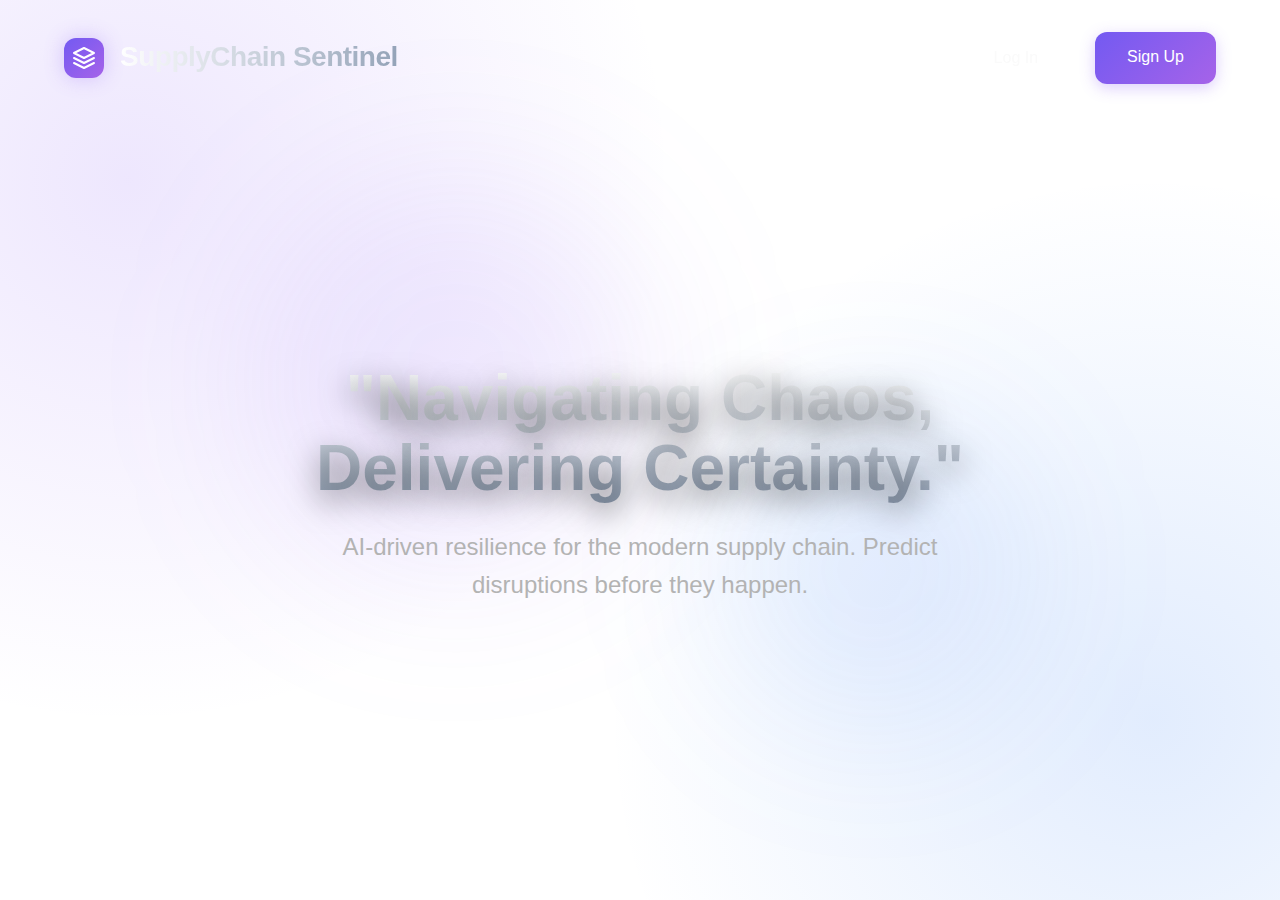
<file: public/index.html>
<!DOCTYPE html>
<html lang="en">

<head>
    <meta charset="UTF-8">
    <meta name="viewport" content="width=device-width, initial-scale=1.0">
    <title>SupplyChain Sentinel | Intelligent Logistics</title>
    <link rel="preconnect" href="https://fonts.googleapis.com">
    <link rel="preconnect" href="https://fonts.gstatic.com" crossorigin>
    <link href="https://fonts.googleapis.com/css2?family=Outfit:wght@300;400;500;600;700&display=swap" rel="stylesheet">
    <link rel="stylesheet" href="styles.css">
    <style>
        /* Landing Page Specific Styles */
        body {
            background-color: var(--color-bg-dark);
            background-image:
                radial-gradient(circle at 10% 20%, rgba(139, 92, 246, 0.15) 0%, transparent 40%),
                radial-gradient(circle at 90% 80%, rgba(59, 130, 246, 0.15) 0%, transparent 40%);
            height: 100vh;
            overflow: hidden;
            display: flex;
            flex-direction: column;
        }

        .landing-header {
            display: flex;
            justify-content: space-between;
            align-items: center;
            padding: 2rem 4rem;
            width: 100%;
            z-index: 10;
        }

        .logo-container {
            display: flex;
            align-items: center;
            gap: 1rem;
        }

        .logo-icon {
            width: 40px;
            height: 40px;
            background: linear-gradient(135deg, var(--color-accent-primary), var(--color-accent-secondary));
            border-radius: 12px;
            display: flex;
            align-items: center;
            justify-content: center;
            box-shadow: 0 0 20px rgba(139, 92, 246, 0.3);
        }

        .logo-text {
            font-size: 1.75rem;
            font-weight: 700;
            background: linear-gradient(to right, #fff, #94a3b8);
            -webkit-background-clip: text;
            background-clip: text;
            -webkit-text-fill-color: transparent;
            letter-spacing: -0.5px;
        }

        .hero-quote {
            font-size: 4rem;
            font-weight: 700;
            line-height: 1.1;
            margin-bottom: 1.5rem;
            background: linear-gradient(180deg, #ffffff 0%, #94a3b8 100%);
            -webkit-background-clip: text;
            background-clip: text;
            -webkit-text-fill-color: transparent;
            text-shadow: 0 10px 30px rgba(0, 0, 0, 0.5);
            animation: fadeInUp 1s ease-out;
        }

        .auth-nav {
            display: flex;
            gap: 1.5rem;
        }

        .nav-link {
            padding: 0.75rem 2rem;
            border-radius: 12px;
            font-weight: 500;
            text-decoration: none;
            transition: all 0.3s ease;
            font-size: 1rem;
        }

        .nav-link.login {
            color: var(--color-text-primary);
            border: 1px solid rgba(255, 255, 255, 0.1);
            background: rgba(255, 255, 255, 0.05);
            backdrop-filter: blur(10px);
        }

        .nav-link.login:hover {
            background: rgba(255, 255, 255, 0.1);
            transform: translateY(-2px);
        }

        .nav-link.signup {
            background: linear-gradient(135deg, var(--color-accent-primary), var(--color-accent-secondary));
            color: white;
            box-shadow: 0 4px 15px rgba(139, 92, 246, 0.3);
        }

        .nav-link.signup:hover {
            transform: translateY(-2px);
            box-shadow: 0 8px 25px rgba(139, 92, 246, 0.4);
        }

        .hero-section {
            flex: 1;
            display: flex;
            flex-direction: column;
            justify-content: center;
            align-items: center;
            text-align: center;
            position: relative;
            padding: 0 2rem;
        }

        .hero-quote-container {
            max-width: 900px;
            margin-bottom: 3rem;
            position: relative;
        }

        .hero-quote-container::before {
            content: '"';
            font-family: serif;
            font-size: 12rem;
            position: absolute;
            top: -6rem;
            left: -4rem;
            color: rgba(255, 255, 255, 0.03);
            z-index: -1;
        }

        .hero-quote {
            font-size: 4rem;
            font-weight: 700;
            line-height: 1.1;
            margin-bottom: 1.5rem;
            background: linear-gradient(180deg, #ffffff 0%, #94a3b8 100%);
            -webkit-background-clip: text;
            -webkit-text-fill-color: transparent;
            text-shadow: 0 10px 30px rgba(0, 0, 0, 0.5);
            animation: fadeInUp 1s ease-out;
        }

        .hero-subtext {
            font-size: 1.5rem;
            color: var(--color-text-secondary);
            font-weight: 300;
            max-width: 600px;
            margin: 0 auto;
            animation: fadeInUp 1s ease-out 0.2s backwards;
        }

        .grid-overlay {
            position: absolute;
            top: 0;
            left: 0;
            width: 100%;
            height: 100%;
            background-image:
                linear-gradient(rgba(255, 255, 255, 0.03) 1px, transparent 1px),
                linear-gradient(90deg, rgba(255, 255, 255, 0.03) 1px, transparent 1px);
            background-size: 50px 50px;
            pointer-events: none;
            z-index: 0;
            mask-image: radial-gradient(circle at center, black 40%, transparent 80%);
        }

        .floating-orb {
            position: absolute;
            border-radius: 50%;
            filter: blur(80px);
            z-index: -1;
            animation: float 20s infinite ease-in-out;
        }

        .orb-1 {
            width: 400px;
            height: 400px;
            background: rgba(139, 92, 246, 0.1);
            top: 20%;
            left: 20%;
            animation-delay: 0s;
        }

        .orb-2 {
            width: 300px;
            height: 300px;
            background: rgba(59, 130, 246, 0.1);
            bottom: 20%;
            right: 20%;
            animation-delay: -5s;
        }

        @keyframes fadeInUp {
            from {
                opacity: 0;
                transform: translateY(30px);
            }

            to {
                opacity: 1;
                transform: translateY(0);
            }
        }

        @keyframes float {

            0%,
            100% {
                transform: translate(0, 0);
            }

            25% {
                transform: translate(20px, 20px);
            }

            50% {
                transform: translate(-20px, 40px);
            }

            75% {
                transform: translate(-40px, -20px);
            }
        }

        /* Responsive */
        @media (max-width: 768px) {
            .hero-quote {
                font-size: 2.5rem;
            }

            .landing-header {
                padding: 1.5rem;
            }

            .nav-link {
                padding: 0.5rem 1rem;
                font-size: 0.9rem;
            }
        }
    </style>
</head>

<body>
    <div class="grid-overlay"></div>
    <div class="floating-orb orb-1"></div>
    <div class="floating-orb orb-2"></div>

    <header class="landing-header">
        <div class="logo-container">
            <div class="logo-icon">
                <svg width="24" height="24" viewBox="0 0 24 24" fill="none" xmlns="http://www.w3.org/2000/svg">
                    <path d="M12 2L2 7L12 12L22 7L12 2Z" stroke="white" stroke-width="2" stroke-linecap="round"
                        stroke-linejoin="round" />
                    <path d="M2 17L12 22L22 17" stroke="white" stroke-width="2" stroke-linecap="round"
                        stroke-linejoin="round" />
                    <path d="M2 12L12 17L22 12" stroke="white" stroke-width="2" stroke-linecap="round"
                        stroke-linejoin="round" />
                </svg>
            </div>
            <span class="logo-text">SupplyChain Sentinel</span>
        </div>

        <nav class="auth-nav">
            <a href="login.html" class="nav-link login">Log In</a>
            <a href="signup.html" class="nav-link signup">Sign Up</a>
        </nav>
    </header>

    <main class="hero-section">
        <div class="hero-quote-container">
            <h1 class="hero-quote">
                "Navigating Chaos,<br>Delivering Certainty."
            </h1>
            <p class="hero-subtext">
                AI-driven resilience for the modern supply chain.
                Predict disruptions before they happen.
            </p>
        </div>
    </main>

    <script>
        // Check if user is already logged in
        document.addEventListener('DOMContentLoaded', () => {
            const sessionToken = sessionStorage.getItem('session_token');
            if (sessionToken) {
                // Change login button to "Go to Dashboard"
                const loginBtn = document.querySelector('.nav-link.login');
                loginBtn.textContent = 'Dashboard';
                loginBtn.href = 'direct-dashboard.html';

                // Hide signup
                const signupBtn = document.querySelector('.nav-link.signup');
                signupBtn.style.display = 'none';
            }
        });
    </script>
</body>

</html>
</file>
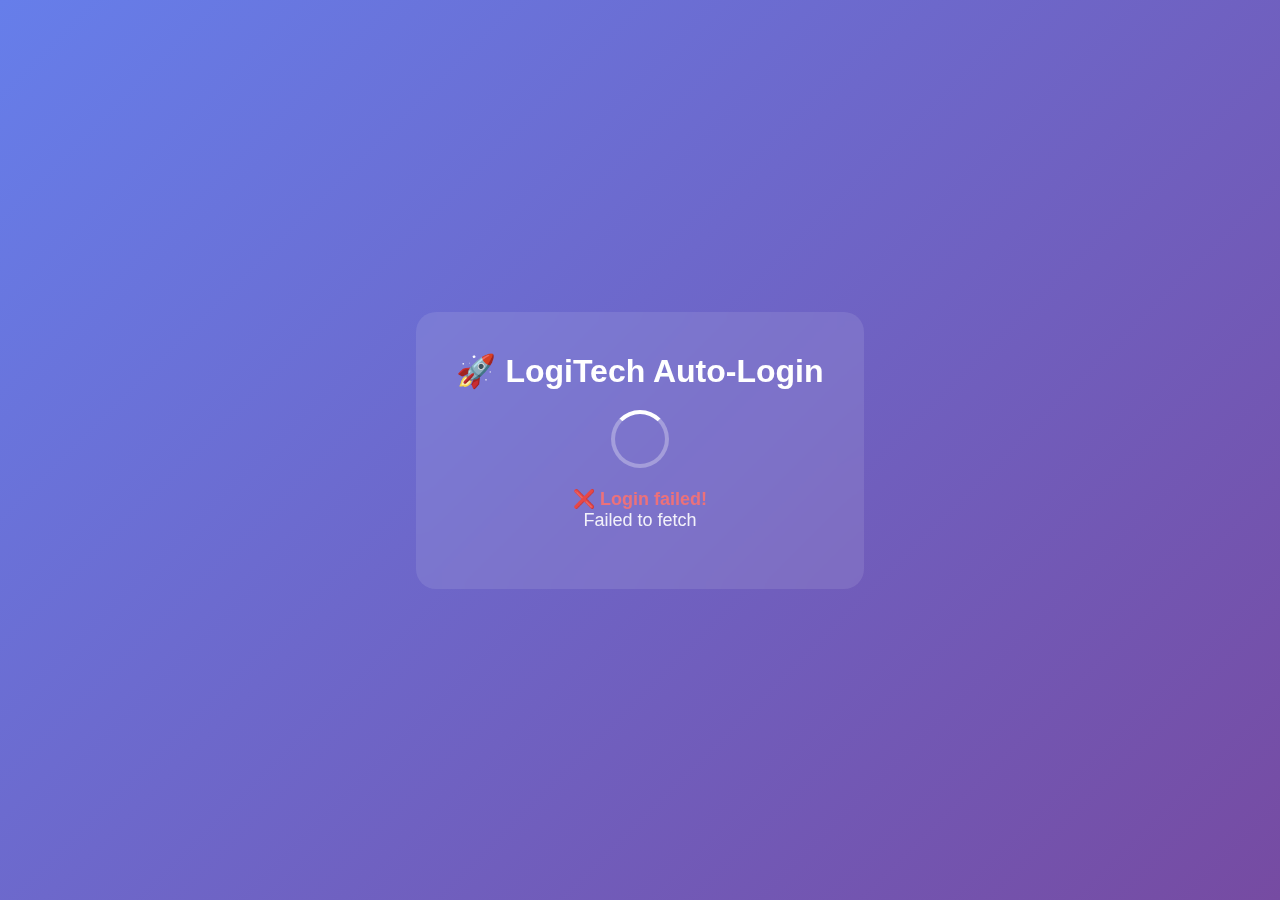
<file: frontend/auto-login.html>
<!DOCTYPE html>
<html>

<head>
    <title>Auto Login - LogiTech</title>
    <style>
        body {
            font-family: Arial, sans-serif;
            display: flex;
            justify-content: center;
            align-items: center;
            height: 100vh;
            margin: 0;
            background: linear-gradient(135deg, #667eea 0%, #764ba2 100%);
            color: white;
        }

        .container {
            text-align: center;
            padding: 40px;
            background: rgba(255, 255, 255, 0.1);
            border-radius: 20px;
            backdrop-filter: blur(10px);
        }

        .spinner {
            border: 4px solid rgba(255, 255, 255, 0.3);
            border-top: 4px solid white;
            border-radius: 50%;
            width: 50px;
            height: 50px;
            animation: spin 1s linear infinite;
            margin: 20px auto;
        }

        @keyframes spin {
            0% {
                transform: rotate(0deg);
            }

            100% {
                transform: rotate(360deg);
            }
        }

        h1 {
            margin: 0 0 20px 0;
            font-size: 32px;
        }

        p {
            font-size: 18px;
            opacity: 0.9;
        }

        .success {
            color: #4ade80;
            font-weight: bold;
        }

        .error {
            color: #f87171;
            font-weight: bold;
        }
    </style>
</head>

<body>
    <div class="container">
        <h1>🚀 LogiTech Auto-Login</h1>
        <div class="spinner"></div>
        <p id="status">Logging in as OP-001...</p>
    </div>

    <script>
        const statusEl = document.getElementById('status');

        async function autoLogin() {
            try {
                // Step 1: Login
                statusEl.textContent = 'Authenticating with backend...';

                const response = await fetch('http://localhost:8000/api/auth/login', {
                    method: 'POST',
                    headers: { 'Content-Type': 'application/json' },
                    body: JSON.stringify({
                        operator_id: 'OP-001',
                        password: 'manager123'
                    })
                });

                if (!response.ok) {
                    throw new Error('Login failed: ' + response.status);
                }

                const data = await response.json();

                // Step 2: Store session
                statusEl.textContent = 'Storing session data...';
                sessionStorage.setItem('operator', JSON.stringify(data.operator));
                sessionStorage.setItem('sessionToken', data.session_token);
                sessionStorage.setItem('loginTime', new Date().toISOString());

                // Step 3: Redirect
                statusEl.innerHTML = '<span class="success">✅ Login successful!</span><br>Redirecting to dashboard...';

                setTimeout(() => {
                    window.location.href = '/dashboard.html';
                }, 1000);

            } catch (error) {
                statusEl.innerHTML = '<span class="error">❌ Login failed!</span><br>' + error.message;
                console.error('Auto-login error:', error);
            }
        }

        // Start auto-login immediately
        autoLogin();
    </script>
</body>

</html>
</file>
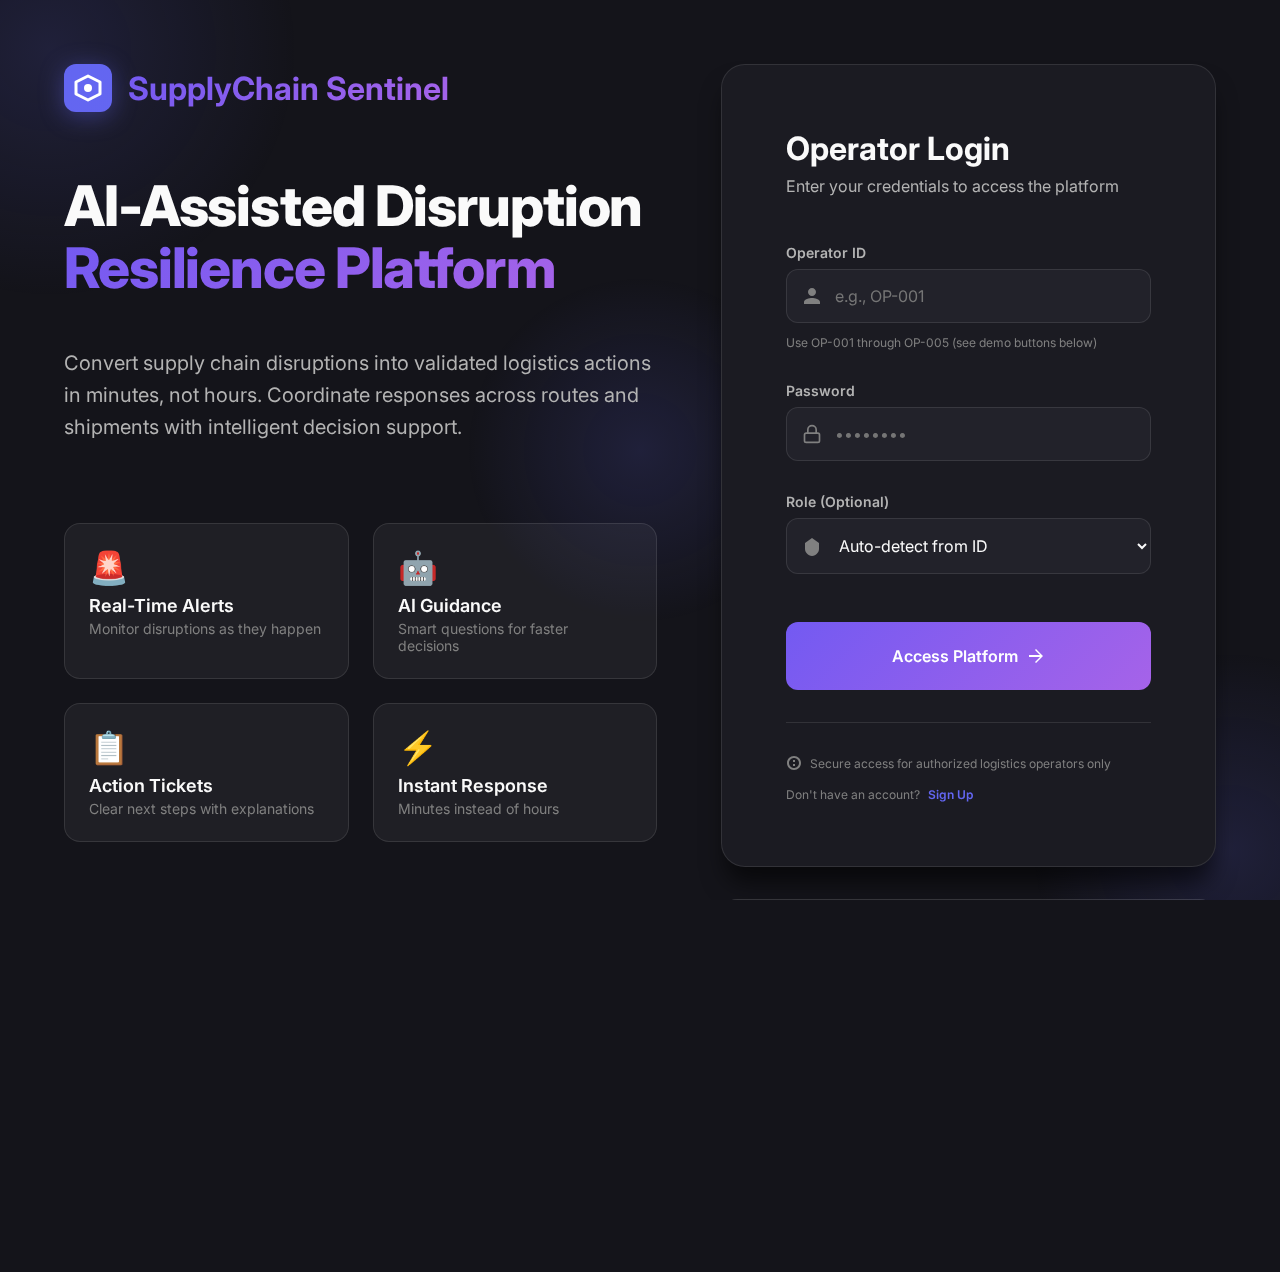
<file: frontend/login.html>
<!DOCTYPE html>
<html lang="en">

<head>
    <meta charset="UTF-8">
    <meta name="viewport" content="width=device-width, initial-scale=1.0">
    <meta name="description"
        content="LogiTech - AI-assisted supply chain disruption response platform for logistics operators">
    <title>LogiTech - Operator Login</title>

    <!-- Google Fonts -->
    <link rel="preconnect" href="https://fonts.googleapis.com">
    <link rel="preconnect" href="https://fonts.gstatic.com" crossorigin>
    <link href="https://fonts.googleapis.com/css2?family=Inter:wght@300;400;500;600;700;800&display=swap"
        rel="stylesheet">

    <link rel="stylesheet" href="login.css">
</head>

<body>
    <!-- Animated Background -->
    <div class="background-animation">
        <div class="circle circle-1"></div>
        <div class="circle circle-2"></div>
        <div class="circle circle-3"></div>
    </div>

    <!-- Main Container -->
    <div class="container">
        <!-- Left Section: Hero -->
        <section class="hero-section">
            <div class="logo-container">
                <a href="index.html" style="text-decoration: none; display: flex; align-items: center; gap: 1rem;">
                    <svg width="48" height="48" viewBox="0 0 48 48" fill="none" class="logo-icon">
                        <rect width="48" height="48" rx="12" fill="url(#gradient1)" />
                        <path d="M24 12L36 18V30L24 36L12 30V18L24 12Z" stroke="white" stroke-width="3"
                            stroke-linejoin="round" />
                        <circle cx="24" cy="24" r="4" fill="white" />
                        <defs>
                            <linearGradient id="gradient1" x1="0" y1="0" x2="48" y2="48">
                                <stop offset="0%" stop-color="#6366f1" />
                                <stop offset="100%" stop-color="#8b5cf6" />
                            </linearGradient>
                        </defs>
                    </svg>
                    <h1 class="logo-text">SupplyChain Sentinel</h1>
                </a>
            </div>

            <div class="hero-content">
                <h2 class="hero-title">
                    AI-Assisted Disruption
                    <span class="gradient-text">Resilience Platform</span>
                </h2>
                <p class="hero-description">
                    Convert supply chain disruptions into validated logistics actions in minutes, not hours.
                    Coordinate responses across routes and shipments with intelligent decision support.
                </p>

                <div class="features-grid">
                    <div class="feature-card">
                        <div class="feature-icon">🚨</div>
                        <h3>Real-Time Alerts</h3>
                        <p>Monitor disruptions as they happen</p>
                    </div>
                    <div class="feature-card">
                        <div class="feature-icon">🤖</div>
                        <h3>AI Guidance</h3>
                        <p>Smart questions for faster decisions</p>
                    </div>
                    <div class="feature-card">
                        <div class="feature-icon">📋</div>
                        <h3>Action Tickets</h3>
                        <p>Clear next steps with explanations</p>
                    </div>
                    <div class="feature-card">
                        <div class="feature-icon">⚡</div>
                        <h3>Instant Response</h3>
                        <p>Minutes instead of hours</p>
                    </div>
                </div>
            </div>

            <div class="stats-container">
                <div class="stat-item">
                    <div class="stat-value">95%</div>
                    <div class="stat-label">Faster Response</div>
                </div>
                <div class="stat-divider"></div>
                <div class="stat-item">
                    <div class="stat-value">24/7</div>
                    <div class="stat-label">Monitoring</div>
                </div>
                <div class="stat-divider"></div>
                <div class="stat-item">
                    <div class="stat-value">100%</div>
                    <div class="stat-label">Coordinated</div>
                </div>
            </div>
        </section>

        <!-- Right Section: Login Form -->
        <section class="login-section">
            <div class="login-card">
                <div class="login-header">
                    <h2>Operator Login</h2>
                    <p>Enter your credentials to access the platform</p>
                </div>

                <form id="loginForm" class="login-form">
                    <div class="form-group">
                        <label for="operatorId">Operator ID</label>
                        <div class="input-wrapper">
                            <svg class="input-icon" width="20" height="20" viewBox="0 0 20 20" fill="none">
                                <path
                                    d="M10 10C12.21 10 14 8.21 14 6C14 3.79 12.21 2 10 2C7.79 2 6 3.79 6 6C6 8.21 7.79 10 10 10ZM10 12C7.33 12 2 13.34 2 16V18H18V16C18 13.34 12.67 12 10 12Z"
                                    fill="currentColor" />
                            </svg>
                            <input type="text" id="operatorId" name="operatorId" placeholder="e.g., OP-001" required
                                autocomplete="off">
                        </div>
                        <div class="input-hint">Use OP-001 through OP-005 (see demo buttons below)</div>
                    </div>

                    <div class="form-group">
                        <label for="password">Password</label>
                        <div class="input-wrapper">
                            <svg class="input-icon" width="20" height="20" viewBox="0 0 24 24" fill="none"
                                stroke="currentColor" stroke-width="2" stroke-linecap="round" stroke-linejoin="round">
                                <rect x="3" y="11" width="18" height="11" rx="2" ry="2"></rect>
                                <path d="M7 11V7a5 5 0 0 1 10 0v4"></path>
                            </svg>
                            <input type="password" id="password" name="password" placeholder="••••••••" required>
                        </div>
                    </div>

                    <div class="form-group">
                        <label for="role">Role (Optional)</label>
                        <div class="input-wrapper">
                            <svg class="input-icon" width="20" height="20" viewBox="0 0 20 20" fill="none">
                                <path d="M10 2L3 7V13C3 16.31 5.84 19.48 10 20C14.16 19.48 17 16.31 17 13V7L10 2Z"
                                    fill="currentColor" />
                            </svg>
                            <select id="role" name="role">
                                <option value="">Auto-detect from ID</option>
                                <option value="manager">Manager</option>
                                <option value="coordinator">Coordinator</option>
                                <option value="analyst">Analyst</option>
                            </select>
                        </div>
                    </div>

                    <button type="submit" class="login-button">
                        <span class="button-text">Access Platform</span>
                        <svg class="button-icon" width="20" height="20" viewBox="0 0 20 20" fill="none">
                            <path d="M10 3L9 4L14 9H3V11H14L9 16L10 17L17 10L10 3Z" fill="currentColor" />
                        </svg>
                    </button>

                    <div id="errorMessage" class="error-message"></div>
                </form>

                <div class="login-footer">
                    <p class="footer-text">
                        <svg width="16" height="16" viewBox="0 0 16 16" fill="none">
                            <path
                                d="M8 1C4.13 1 1 4.13 1 8C1 11.87 4.13 15 8 15C11.87 15 15 11.87 15 8C15 4.13 11.87 1 8 1ZM8 13C5.24 13 3 10.76 3 8C3 5.24 5.24 3 8 3C10.76 3 13 5.24 13 8C13 10.76 10.76 13 8 13Z"
                                fill="currentColor" />
                            <path d="M7 5H9V7H7V5ZM7 9H9V11H7V9Z" fill="currentColor" />
                        </svg>
                        Secure access for authorized logistics operators only
                    </p>
                    <p class="footer-text" style="margin-top: 1rem;">
                        Don't have an account? <a href="signup.html"
                            style="color: #6366f1; text-decoration: none; font-weight: 600;">Sign Up</a>
                    </p>
                </div>
            </div>

            <!-- Quick Access Demo IDs -->
            <div class="demo-ids">
                <p class="demo-title">Demo Operator IDs:</p>
                <div class="demo-buttons">
                    <button class="demo-button" onclick="fillCredentials('OP-001', 'manager123')">
                        <span class="demo-id">OP-001</span>
                        <span class="demo-role">Manager (P: manager123)</span>
                    </button>
                    <button class="demo-button" onclick="fillCredentials('OP-002', 'operator123')">
                        <span class="demo-id">OP-002</span>
                        <span class="demo-role">Operator (P: operator123)</span>
                    </button>
                    <button class="demo-button" onclick="fillCredentials('OP-003', 'analyst123')">
                        <span class="demo-id">OP-003</span>
                        <span class="demo-role">Analyst (P: analyst123)</span>
                    </button>
                    <button class="demo-button" onclick="fillCredentials('OP-004', 'operator123')">
                        <span class="demo-id">OP-004</span>
                        <span class="demo-role">Operator (P: operator123)</span>
                    </button>
                    <button class="demo-button" onclick="fillCredentials('OP-005', 'manager123')">
                        <span class="demo-id">OP-005</span>
                        <span class="demo-role">Manager (P: manager123)</span>
                    </button>
                </div>
            </div>
        </section>
    </div>

    <script src="login.js?v=2.0"></script>
</body>

</html>
</file>
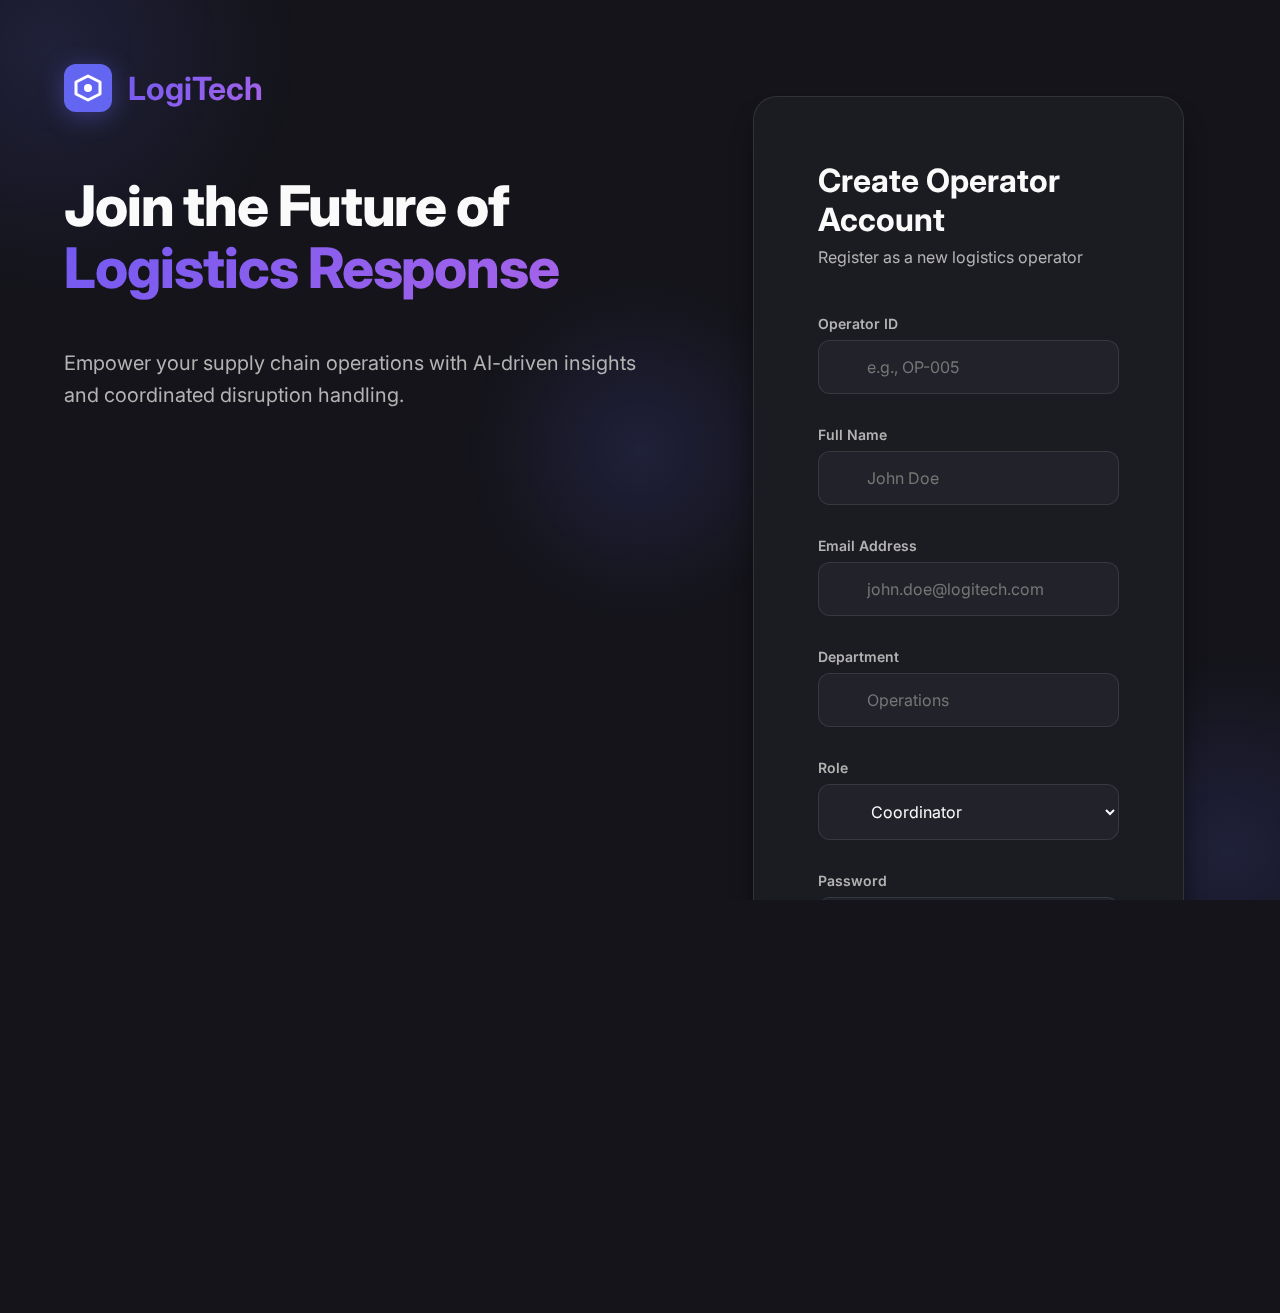
<file: frontend/signup.html>
<!DOCTYPE html>
<html lang="en">

<head>
    <meta charset="UTF-8">
    <meta name="viewport" content="width=device-width, initial-scale=1.0">
    <meta name="description" content="LogiTech - Create your operator account">
    <title>LogiTech - Create Account</title>

    <!-- Google Fonts -->
    <link rel="preconnect" href="https://fonts.googleapis.com">
    <link rel="preconnect" href="https://fonts.gstatic.com" crossorigin>
    <link href="https://fonts.googleapis.com/css2?family=Inter:wght@300;400;500;600;700;800&display=swap"
        rel="stylesheet">

    <link rel="stylesheet" href="login.css">
    <style>
        .signup-section {
            padding: 2rem;
            display: flex;
            flex-direction: column;
            justify-content: center;
        }

        .login-card {
            max-width: 500px;
            margin: 0 auto;
        }
    </style>
</head>

<body>
    <!-- Animated Background -->
    <div class="background-animation">
        <div class="circle circle-1"></div>
        <div class="circle circle-2"></div>
        <div class="circle circle-3"></div>
    </div>

    <!-- Main Container -->
    <div class="container">
        <!-- Left Section: Hero (Hidden on mobile) -->
        <section class="hero-section">
            <div class="logo-container">
                <svg width="48" height="48" viewBox="0 0 48 48" fill="none" class="logo-icon">
                    <rect width="48" height="48" rx="12" fill="url(#gradient1)" />
                    <path d="M24 12L36 18V30L24 36L12 30V18L24 12Z" stroke="white" stroke-width="3"
                        stroke-linejoin="round" />
                    <circle cx="24" cy="24" r="4" fill="white" />
                    <defs>
                        <linearGradient id="gradient1" x1="0" y1="0" x2="48" y2="48">
                            <stop offset="0%" stop-color="#6366f1" />
                            <stop offset="100%" stop-color="#8b5cf6" />
                        </linearGradient>
                    </defs>
                </svg>
                <h1 class="logo-text">LogiTech</h1>
            </div>

            <div class="hero-content">
                <h2 class="hero-title">
                    Join the Future of
                    <span class="gradient-text">Logistics Response</span>
                </h2>
                <p class="hero-description">
                    Empower your supply chain operations with AI-driven insights and coordinated disruption handling.
                </p>
            </div>
        </section>

        <!-- Right Section: Signup Form -->
        <section class="signup-section">
            <div class="login-card">
                <div class="login-header">
                    <h2>Create Operator Account</h2>
                    <p>Register as a new logistics operator</p>
                </div>

                <form id="signupForm" class="login-form">
                    <div class="form-group">
                        <label for="operatorId">Operator ID</label>
                        <div class="input-wrapper">
                            <input type="text" id="operatorId" name="operatorId" placeholder="e.g., OP-005" required
                                autocomplete="off">
                        </div>
                    </div>

                    <div class="form-group">
                        <label for="fullName">Full Name</label>
                        <div class="input-wrapper">
                            <input type="text" id="fullName" name="fullName" placeholder="John Doe" required>
                        </div>
                    </div>

                    <div class="form-group">
                        <label for="email">Email Address</label>
                        <div class="input-wrapper">
                            <input type="email" id="email" name="email" placeholder="john.doe@logitech.com" required>
                        </div>
                    </div>

                    <div class="form-group">
                        <label for="department">Department</label>
                        <div class="input-wrapper">
                            <input type="text" id="department" name="department" placeholder="Operations" required>
                        </div>
                    </div>

                    <div class="form-group">
                        <label for="role">Role</label>
                        <div class="input-wrapper">
                            <select id="role" name="role" required>
                                <option value="manager">Manager</option>
                                <option value="coordinator" selected>Coordinator</option>
                                <option value="analyst">Analyst</option>
                            </select>
                        </div>
                    </div>

                    <div class="form-group">
                        <label for="password">Password</label>
                        <div class="input-wrapper">
                            <input type="password" id="password" name="password" placeholder="••••••••" required>
                        </div>
                    </div>

                    <button type="submit" class="login-button">
                        <span class="button-text">Create Account</span>
                    </button>

                    <div id="errorMessage" class="error-message"></div>
                </form>

                <div class="login-footer">
                    <p>Already have an account? <a href="login.html"
                            style="color: #6366f1; text-decoration: none; font-weight: 600;">Log In</a></p>
                </div>
            </div>
        </section>
    </div>

    <script src="signup.js?v=1.1"></script>
</body>

</html>
</file>
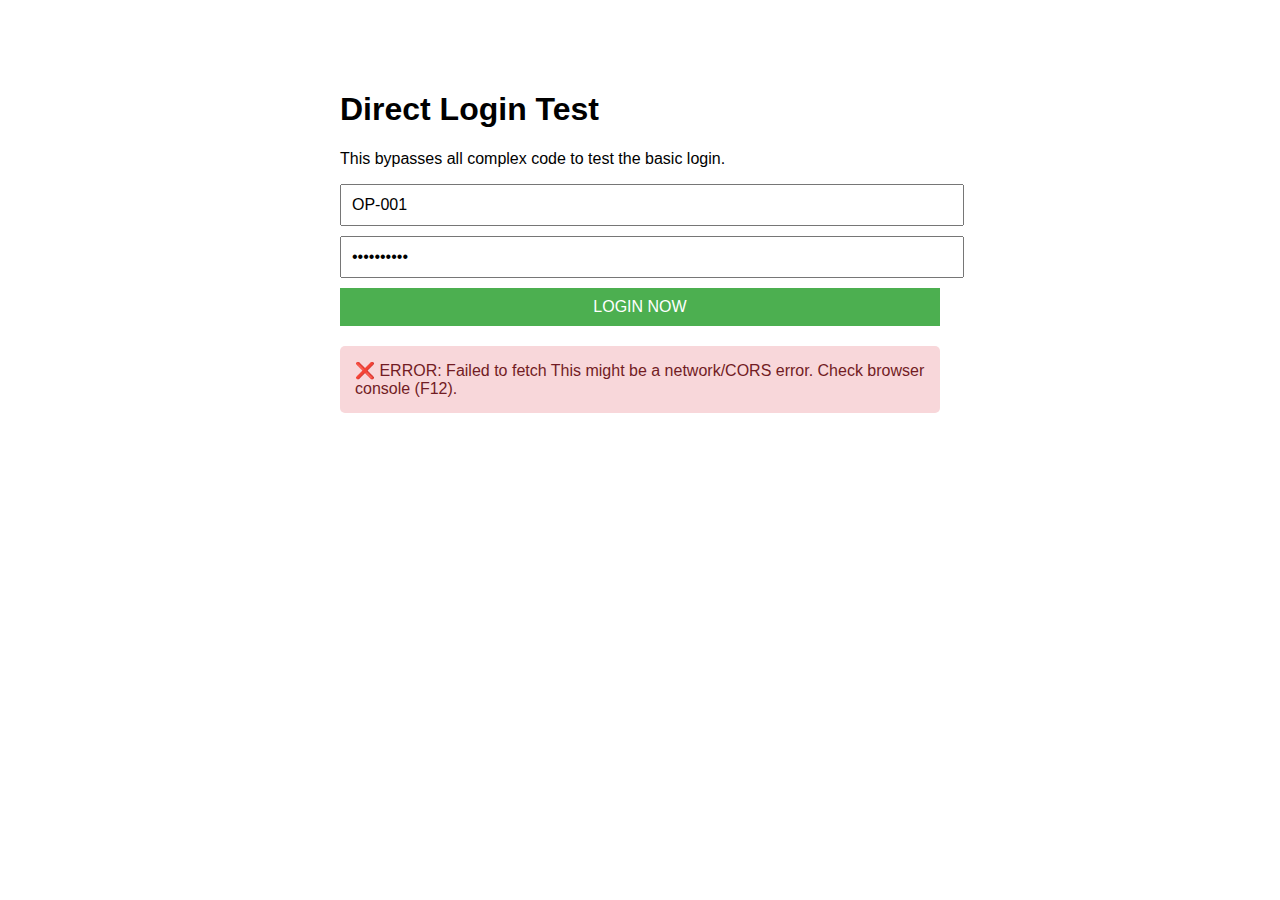
<file: frontend/simple-login-test.html>
<!DOCTYPE html>
<html>

<head>
    <title>Simple Login Test</title>
    <style>
        body {
            font-family: Arial, sans-serif;
            max-width: 600px;
            margin: 50px auto;
            padding: 20px;
        }

        input,
        button {
            display: block;
            width: 100%;
            padding: 10px;
            margin: 10px 0;
            font-size: 16px;
        }

        button {
            background: #4CAF50;
            color: white;
            border: none;
            cursor: pointer;
        }

        #result {
            margin-top: 20px;
            padding: 15px;
            border-radius: 5px;
        }

        .success {
            background: #d4edda;
            color: #155724;
        }

        .error {
            background: #f8d7da;
            color: #721c24;
        }
    </style>
</head>

<body>
    <h1>Direct Login Test</h1>
    <p>This bypasses all complex code to test the basic login.</p>

    <input type="text" id="opId" value="OP-001" placeholder="Operator ID">
    <input type="password" id="pwd" value="manager123" placeholder="Password">
    <button onclick="doLogin()">LOGIN NOW</button>

    <div id="result"></div>

    <script>
        async function doLogin() {
            const resultDiv = document.getElementById('result');
            const opId = document.getElementById('opId').value;
            const pwd = document.getElementById('pwd').value;

            resultDiv.textContent = 'Logging in...';
            resultDiv.className = '';

            try {
                const response = await fetch('http://localhost:8000/api/auth/login', {
                    method: 'POST',
                    headers: {
                        'Content-Type': 'application/json',
                    },
                    body: JSON.stringify({
                        operator_id: opId,
                        password: pwd
                    })
                });

                const data = await response.json();

                if (response.ok) {
                    // Store session
                    sessionStorage.setItem('operator', JSON.stringify(data.operator));
                    sessionStorage.setItem('sessionToken', data.session_token);

                    resultDiv.innerHTML = `
                        <strong>✅ LOGIN SUCCESSFUL!</strong><br><br>
                        Operator: ${data.operator.name}<br>
                        Role: ${data.operator.role}<br>
                        Token: ${data.session_token.substring(0, 30)}...<br><br>
                        <a href="/dashboard.html" style="font-size: 20px; color: blue; text-decoration: none; font-weight: bold;">
                            → GO TO DASHBOARD
                        </a>
                    `;
                    resultDiv.className = 'success';
                } else {
                    resultDiv.textContent = '❌ Login failed: ' + (data.detail || 'Unknown error');
                    resultDiv.className = 'error';
                }
            } catch (error) {
                resultDiv.textContent = '❌ ERROR: ' + error.message + '\n\nThis might be a network/CORS error. Check browser console (F12).';
                resultDiv.className = 'error';
                console.error('Login error:', error);
            }
        }

        // Auto-login on page load for testing
        window.addEventListener('load', () => {
            console.log('Page loaded, auto-running login test...');
            setTimeout(doLogin, 500);
        });
    </script>
</body>

</html>
</file>
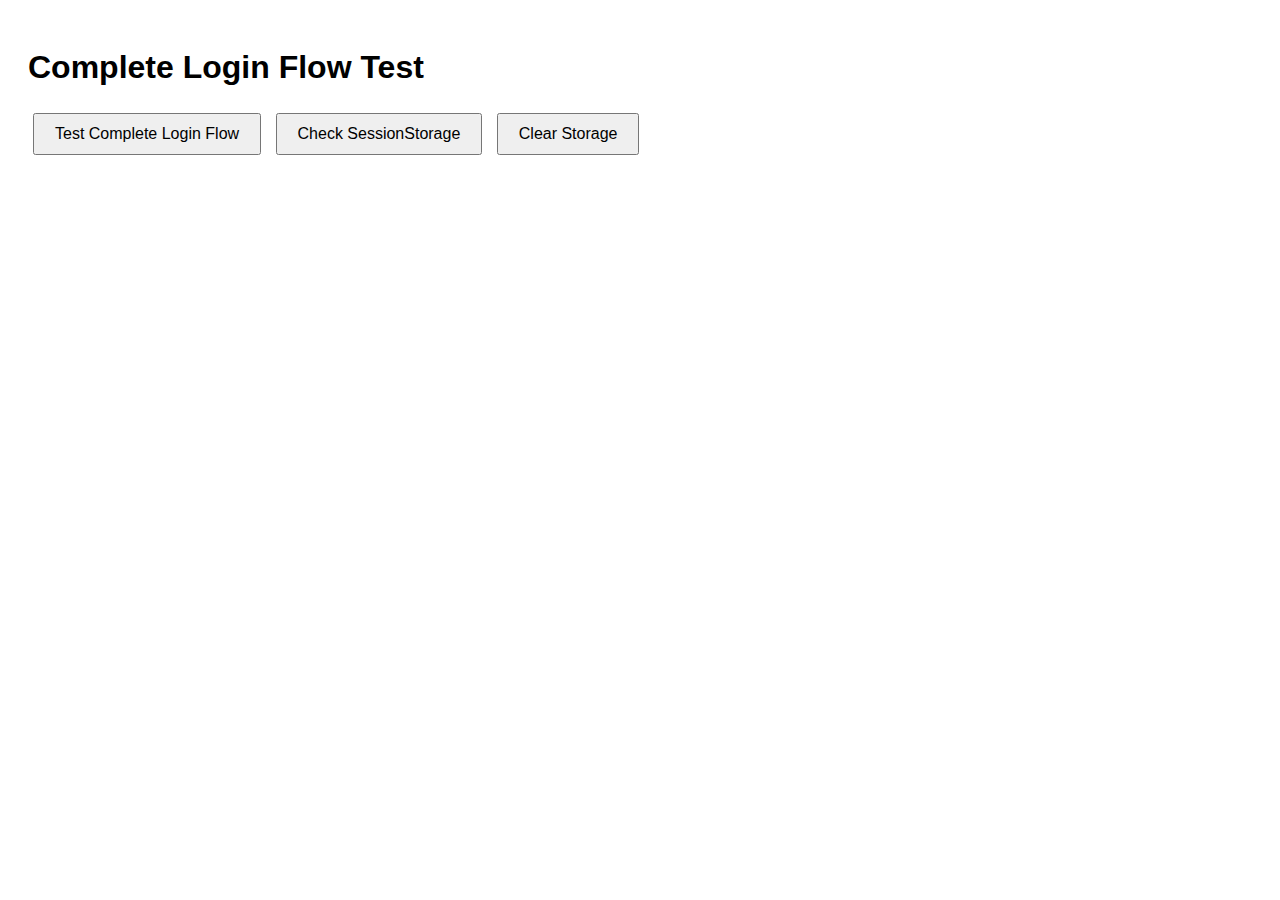
<file: frontend/test-full-login.html>
<!DOCTYPE html>
<html>

<head>
    <title>Full Login Flow Test</title>
    <style>
        body {
            font-family: Arial;
            padding: 20px;
        }

        .step {
            margin: 20px 0;
            padding: 15px;
            border: 1px solid #ddd;
            border-radius: 5px;
        }

        .success {
            background: #d4edda;
        }

        .error {
            background: #f8d7da;
        }

        button {
            padding: 10px 20px;
            font-size: 16px;
            margin: 5px;
            cursor: pointer;
        }

        pre {
            background: #f5f5f5;
            padding: 10px;
            overflow-x: auto;
        }
    </style>
</head>

<body>
    <h1>Complete Login Flow Test</h1>
    <button onclick="testFullFlow()">Test Complete Login Flow</button>
    <button onclick="checkStorage()">Check SessionStorage</button>
    <button onclick="clearStorage()">Clear Storage</button>

    <div id="results"></div>

    <script>
        const API_BASE_URL = 'http://localhost:8000/api';

        async function testFullFlow() {
            const results = document.getElementById('results');
            results.innerHTML = '<h2>Testing...</h2>';

            try {
                // Step 1: Login
                addStep('Step 1: Logging in with OP-001...', 'info');
                const loginResponse = await fetch(`${API_BASE_URL}/auth/login`, {
                    method: 'POST',
                    headers: { 'Content-Type': 'application/json' },
                    body: JSON.stringify({
                        operator_id: 'OP-001',
                        password: 'manager123'
                    })
                });

                if (!loginResponse.ok) {
                    throw new Error('Login failed: ' + loginResponse.status);
                }

                const loginData = await loginResponse.json();
                addStep('✅ Login successful!', 'success');
                addStep('Operator: ' + loginData.operator.name, 'info');
                addStep('Token: ' + loginData.session_token.substring(0, 30) + '...', 'info');

                // Step 2: Store in sessionStorage
                addStep('Step 2: Storing in sessionStorage...', 'info');
                sessionStorage.setItem('operator', JSON.stringify(loginData.operator));
                sessionStorage.setItem('sessionToken', loginData.session_token);
                sessionStorage.setItem('loginTime', new Date().toISOString());
                addStep('✅ Stored in sessionStorage', 'success');

                // Step 3: Verify session
                addStep('Step 3: Verifying session...', 'info');
                const verifyResponse = await fetch(`${API_BASE_URL}/auth/verify`, {
                    headers: {
                        'Authorization': `Bearer ${loginData.session_token}`
                    }
                });

                if (!verifyResponse.ok) {
                    throw new Error('Verification failed: ' + verifyResponse.status);
                }

                const verifyData = await verifyResponse.json();
                addStep('✅ Session verified!', 'success');
                addStep('Verified operator: ' + verifyData.operator.name, 'info');

                // Step 4: Check what's in storage
                addStep('Step 4: Checking sessionStorage...', 'info');
                const storedOperator = sessionStorage.getItem('operator');
                const storedToken = sessionStorage.getItem('sessionToken');
                addStep('Stored operator: ' + (storedOperator ? 'YES' : 'NO'), storedOperator ? 'success' : 'error');
                addStep('Stored token: ' + (storedToken ? 'YES' : 'NO'), storedToken ? 'success' : 'error');

                addStep('🎉 ALL TESTS PASSED! You can now navigate to dashboard.', 'success');
                addStep('<a href="/dashboard.html" style="font-size: 18px; color: blue;">Click here to go to Dashboard</a>', 'success');

            } catch (error) {
                addStep('❌ ERROR: ' + error.message, 'error');
                console.error(error);
            }
        }

        function checkStorage() {
            const results = document.getElementById('results');
            results.innerHTML = '<h2>SessionStorage Contents:</h2>';

            const operator = sessionStorage.getItem('operator');
            const token = sessionStorage.getItem('sessionToken');
            const loginTime = sessionStorage.getItem('loginTime');

            addStep('Operator: ' + (operator || 'NOT SET'), operator ? 'success' : 'error');
            addStep('Token: ' + (token ? token.substring(0, 30) + '...' : 'NOT SET'), token ? 'success' : 'error');
            addStep('Login Time: ' + (loginTime || 'NOT SET'), loginTime ? 'success' : 'error');

            if (operator) {
                addStep('Operator Details: <pre>' + JSON.stringify(JSON.parse(operator), null, 2) + '</pre>', 'info');
            }
        }

        function clearStorage() {
            sessionStorage.clear();
            addStep('✅ SessionStorage cleared', 'success');
        }

        function addStep(message, type) {
            const results = document.getElementById('results');
            const div = document.createElement('div');
            div.className = 'step ' + type;
            div.innerHTML = message;
            results.appendChild(div);
        }
    </script>
</body>

</html>
</file>
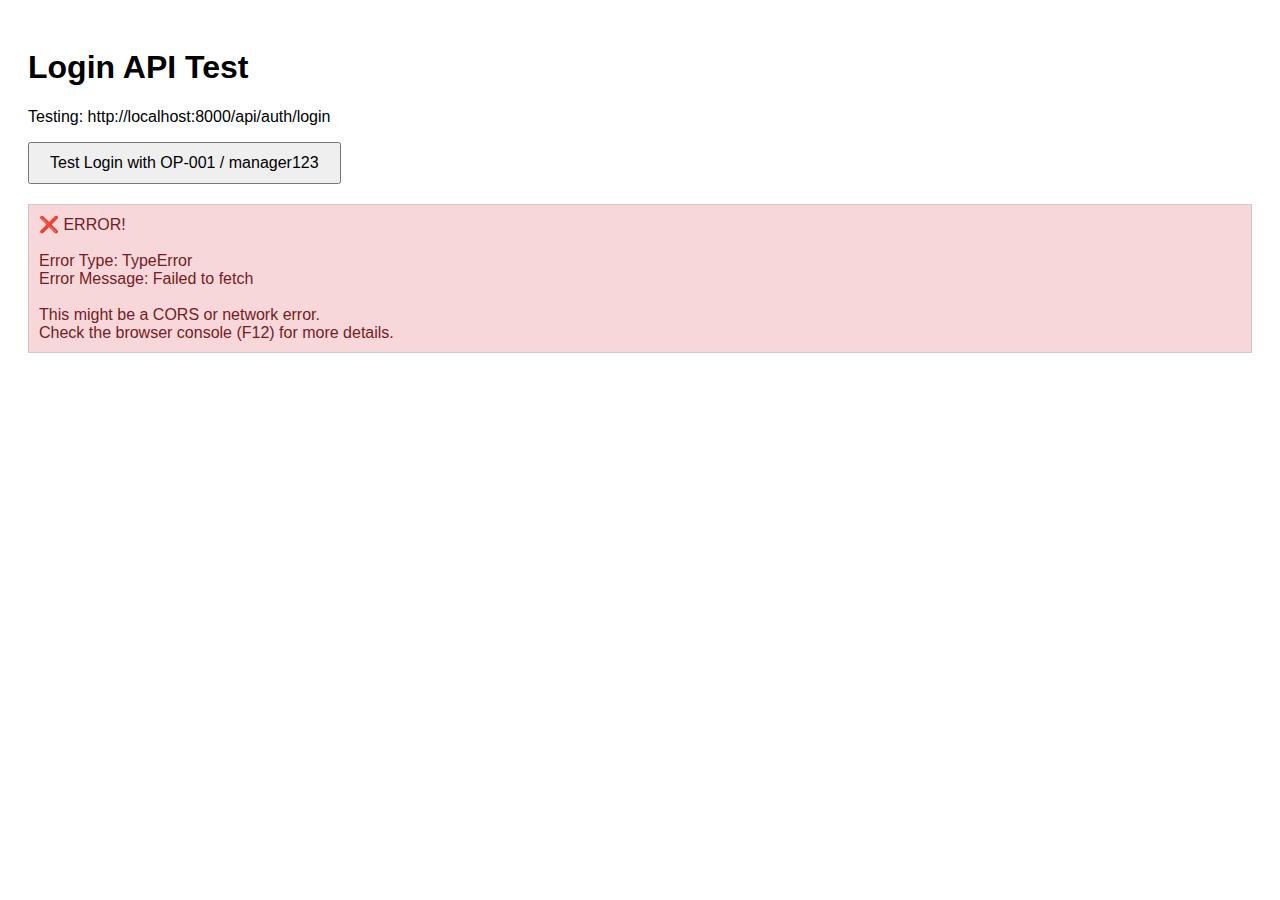
<file: frontend/test-login.html>
<!DOCTYPE html>
<html>

<head>
    <title>Login Test - Detailed</title>
    <style>
        body {
            font-family: Arial, sans-serif;
            padding: 20px;
        }

        button {
            padding: 10px 20px;
            font-size: 16px;
            cursor: pointer;
        }

        #result {
            margin-top: 20px;
            padding: 10px;
            border: 1px solid #ccc;
            white-space: pre-wrap;
        }

        .success {
            background-color: #d4edda;
            color: #155724;
        }

        .error {
            background-color: #f8d7da;
            color: #721c24;
        }
    </style>
</head>

<body>
    <h1>Login API Test</h1>
    <p>Testing: http://localhost:8000/api/auth/login</p>
    <button onclick="testLogin()">Test Login with OP-001 / manager123</button>
    <div id="result"></div>

    <script>
        async function testLogin() {
            const resultEl = document.getElementById('result');
            resultEl.textContent = 'Testing login...\n';
            resultEl.className = '';

            try {
                console.log('Sending login request...');

                const requestBody = {
                    operator_id: 'OP-001',
                    password: 'manager123'
                };

                console.log('Request body:', requestBody);

                const response = await fetch('http://localhost:8000/api/auth/login', {
                    method: 'POST',
                    headers: {
                        'Content-Type': 'application/json'
                    },
                    body: JSON.stringify(requestBody)
                });

                console.log('Response status:', response.status);
                console.log('Response headers:', response.headers);

                const data = await response.json();
                console.log('Response data:', data);

                if (response.ok) {
                    resultEl.textContent = '✅ SUCCESS!\n\n' +
                        'Status: ' + response.status + '\n' +
                        'Operator: ' + data.operator.name + '\n' +
                        'Session Token: ' + data.session_token.substring(0, 20) + '...\n\n' +
                        'Full Response:\n' + JSON.stringify(data, null, 2);
                    resultEl.className = 'success';
                } else {
                    resultEl.textContent = '❌ FAILED!\n\n' +
                        'Status: ' + response.status + '\n' +
                        'Error: ' + JSON.stringify(data, null, 2);
                    resultEl.className = 'error';
                }
            } catch (error) {
                console.error('Login error:', error);
                resultEl.textContent = '❌ ERROR!\n\n' +
                    'Error Type: ' + error.name + '\n' +
                    'Error Message: ' + error.message + '\n\n' +
                    'This might be a CORS or network error.\n' +
                    'Check the browser console (F12) for more details.';
                resultEl.className = 'error';
            }
        }

        // Auto-run test on page load
        window.addEventListener('load', () => {
            console.log('Page loaded, running test...');
            testLogin();
        });
    </script>
</body>

</html>
</file>
<file: public/styles.css>
/* ============================================================================
   CSS CUSTOM PROPERTIES (Design System)
   ============================================================================ */
:root {
    /* Colors - Dark Mode with Vibrant Accents */
    --color-bg-primary: hsl(240, 15%, 9%);
    --color-bg-secondary: hsl(240, 12%, 12%);
    --color-bg-tertiary: hsl(240, 10%, 15%);
    --color-bg-elevated: hsl(240, 12%, 18%);

    --color-text-primary: hsl(0, 0%, 98%);
    --color-text-secondary: hsl(0, 0%, 70%);
    --color-text-tertiary: hsl(0, 0%, 50%);

    --color-accent-primary: hsl(250, 85%, 65%);
    --color-accent-secondary: hsl(270, 75%, 65%);
    --color-accent-gradient: linear-gradient(135deg, hsl(250, 85%, 65%), hsl(270, 75%, 65%));

    --color-success: hsl(142, 71%, 45%);
    --color-warning: hsl(38, 92%, 50%);
    --color-error: hsl(0, 84%, 60%);
    --color-info: hsl(199, 89%, 48%);

    /* Severity Colors */
    --color-critical: hsl(0, 84%, 60%);
    --color-high: hsl(25, 95%, 53%);
    --color-medium: hsl(38, 92%, 50%);
    --color-low: hsl(142, 71%, 45%);

    /* Spacing */
    --space-xs: 0.25rem;
    --space-sm: 0.5rem;
    --space-md: 1rem;
    --space-lg: 1.5rem;
    --space-xl: 2rem;
    --space-2xl: 3rem;

    /* Typography */
    --font-family: 'Inter', -apple-system, BlinkMacSystemFont, 'Segoe UI', sans-serif;
    --font-size-xs: 0.75rem;
    --font-size-sm: 0.875rem;
    --font-size-base: 1rem;
    --font-size-lg: 1.125rem;
    --font-size-xl: 1.25rem;
    --font-size-2xl: 1.5rem;
    --font-size-3xl: 2rem;

    /* Border Radius */
    --radius-sm: 0.375rem;
    --radius-md: 0.5rem;
    --radius-lg: 0.75rem;
    --radius-xl: 1rem;

    /* Shadows */
    --shadow-sm: 0 1px 2px 0 rgba(0, 0, 0, 0.3);
    --shadow-md: 0 4px 6px -1px rgba(0, 0, 0, 0.4);
    --shadow-lg: 0 10px 15px -3px rgba(0, 0, 0, 0.5);
    --shadow-xl: 0 20px 25px -5px rgba(0, 0, 0, 0.6);

    /* Transitions */
    --transition-fast: 150ms cubic-bezier(0.4, 0, 0.2, 1);
    --transition-base: 250ms cubic-bezier(0.4, 0, 0.2, 1);
    --transition-slow: 350ms cubic-bezier(0.4, 0, 0.2, 1);

    /* Glassmorphism */
    --glass-bg: rgba(255, 255, 255, 0.05);
    --glass-border: rgba(255, 255, 255, 0.1);
    --glass-blur: blur(10px);
}

/* ============================================================================
   RESET & BASE STYLES
   ============================================================================ */
* {
    margin: 0;
    padding: 0;
    box-sizing: border-box;
}

html {
    font-size: 16px;
    -webkit-font-smoothing: antialiased;
    -moz-osx-font-smoothing: grayscale;
}

body {
    font-family: var(--font-family);
    font-size: var(--font-size-base);
    line-height: 1.6;
    color: var(--color-text-primary);
    background: var(--color-bg-primary);
    min-height: 100vh;
}

/* ============================================================================
   LAYOUT
   ============================================================================ */
.container {
    max-width: 1600px;
    margin: 0 auto;
    padding: 0 var(--space-lg);
}

.grid {
    display: grid;
    grid-template-columns: 1fr 1.2fr 1fr;
    gap: var(--space-lg);
    margin-top: var(--space-xl);
}

/* ============================================================================
   HEADER
   ============================================================================ */
.header {
    background: var(--glass-bg);
    backdrop-filter: var(--glass-blur);
    border-bottom: 1px solid var(--glass-border);
    padding: var(--space-lg) 0;
    position: sticky;
    top: 0;
    z-index: 100;
}

.header-content {
    display: flex;
    justify-content: space-between;
    align-items: center;
}

.logo {
    display: flex;
    align-items: center;
    gap: var(--space-md);
}

.logo h1 {
    font-size: var(--font-size-xl);
    font-weight: 700;
    background: var(--color-accent-gradient);
    -webkit-background-clip: text;
    -webkit-text-fill-color: transparent;
    background-clip: text;
}

.nav {
    display: flex;
    align-items: center;
    gap: var(--space-lg);
}

.nav-link {
    color: var(--color-text-secondary);
    text-decoration: none;
    font-weight: 500;
    padding: var(--space-sm) var(--space-md);
    border-radius: var(--radius-md);
    transition: all var(--transition-base);
    position: relative;
}

.nav-link:hover {
    color: var(--color-text-primary);
    background: var(--glass-bg);
}

.nav-link.active {
    color: var(--color-accent-primary);
}

.nav-link.active::after {
    content: '';
    position: absolute;
    bottom: -var(--space-sm);
    left: 50%;
    transform: translateX(-50%);
    width: 50%;
    height: 2px;
    background: var(--color-accent-gradient);
    border-radius: 2px;
}

.operator-info {
    display: flex;
    align-items: center;
    gap: var(--space-sm);
    padding: var(--space-sm) var(--space-md);
    background: var(--glass-bg);
    border: 1px solid var(--glass-border);
    border-radius: var(--radius-lg);
    margin-left: var(--space-md);
}

.operator-avatar {
    width: 36px;
    height: 36px;
    border-radius: 50%;
    background: var(--color-accent-gradient);
    display: flex;
    align-items: center;
    justify-content: center;
    font-weight: 600;
    font-size: 0.875rem;
    color: white;
}

.operator-details {
    display: flex;
    flex-direction: column;
    gap: 2px;
}

.operator-name {
    font-size: 0.875rem;
    font-weight: 600;
    color: var(--color-text-primary);
}

.operator-role {
    font-size: 0.75rem;
    color: var(--color-text-tertiary);
    text-transform: capitalize;
}

.logout-button {
    display: flex;
    align-items: center;
    gap: var(--space-xs);
    padding: var(--space-sm) var(--space-md);
    background: transparent;
    border: 1px solid var(--glass-border);
    border-radius: var(--radius-md);
    color: var(--color-text-secondary);
    font-family: var(--font-family);
    font-size: 0.875rem;
    font-weight: 500;
    cursor: pointer;
    transition: all var(--transition-base);
}

.logout-button:hover {
    background: rgba(239, 68, 68, 0.1);
    border-color: var(--color-error);
    color: var(--color-error);
}

.status-indicator {
    display: flex;
    align-items: center;
    gap: var(--space-sm);
    padding: var(--space-sm) var(--space-md);
    background: var(--glass-bg);
    border: 1px solid var(--glass-border);
    border-radius: var(--radius-lg);
    font-size: var(--font-size-sm);
    color: var(--color-text-secondary);
}

.status-dot {
    width: 8px;
    height: 8px;
    background: var(--color-success);
    border-radius: 50%;
    animation: pulse 2s ease-in-out infinite;
}

@keyframes pulse {

    0%,
    100% {
        opacity: 1;
    }

    50% {
        opacity: 0.5;
    }
}

/* ============================================================================
   SECTIONS
   ============================================================================ */
.section {
    background: var(--color-bg-secondary);
    border: 1px solid var(--glass-border);
    border-radius: var(--radius-xl);
    padding: var(--space-lg);
    height: calc(100vh - 180px);
    display: flex;
    flex-direction: column;
    box-shadow: var(--shadow-lg);
    transition: transform var(--transition-base), box-shadow var(--transition-base);
}

.section:hover {
    transform: translateY(-2px);
    box-shadow: var(--shadow-xl);
}

.section-header {
    display: flex;
    justify-content: space-between;
    align-items: center;
    margin-bottom: var(--space-lg);
    padding-bottom: var(--space-md);
    border-bottom: 1px solid var(--glass-border);
}

.section-header h2 {
    font-size: var(--font-size-xl);
    font-weight: 600;
    color: var(--color-text-primary);
}

/* ============================================================================
   DISRUPTIONS LIST
   ============================================================================ */
.disruptions-list {
    flex: 1;
    overflow-y: auto;
    display: flex;
    flex-direction: column;
    gap: var(--space-md);
}

.disruption-card {
    background: var(--color-bg-tertiary);
    border: 1px solid var(--glass-border);
    border-radius: var(--radius-md);
    padding: var(--space-md);
    cursor: pointer;
    transition: all var(--transition-base);
    position: relative;
    /* Removed overflow: hidden to prevent clipping */
    display: flex;
    flex-direction: column;
    gap: var(--space-xs);
    /* Use gap for spacing */
    min-height: auto;
    /* Let content dictate height */
}

.disruption-card::before {
    content: '';
    position: absolute;
    top: 0;
    left: 0;
    width: 4px;
    height: 100%;
    background: var(--severity-color);
    transition: width var(--transition-base);
}

.disruption-card:hover {
    transform: translateX(4px);
    border-color: var(--severity-color);
    box-shadow: 0 0 20px rgba(var(--severity-rgb), 0.2);
}

.disruption-card:hover::before {
    width: 100%;
    opacity: 0.1;
}

.disruption-header {
    display: flex;
    justify-content: space-between;
    align-items: center;
    /* Center align items */
    margin-bottom: var(--space-xs);
    /* Reduced margin */
}

.disruption-type {
    font-size: 0.7rem;
    /* Smaller font */
    font-weight: 700;
    text-transform: uppercase;
    letter-spacing: 0.05em;
    color: var(--color-text-secondary);
}

.severity-badge {
    padding: 2px 6px;
    /* Smaller padding */
    border-radius: var(--radius-sm);
    font-size: 0.65rem;
    /* Smaller font */
    font-weight: 700;
    text-transform: uppercase;
    letter-spacing: 0.05em;
    background: var(--severity-color);
    color: white;
}

.disruption-location {
    font-size: 0.95rem;
    font-weight: 600;
    color: var(--color-text-primary);
    margin-bottom: 0;
    line-height: 1.4;
    white-space: normal;
    overflow: visible;
    word-wrap: break-word;
}

.disruption-description {
    display: none;
    /* Hide description in the card list to reduce clutter */
}

.disruption-meta {
    display: flex;
    gap: var(--space-lg);
    font-size: var(--font-size-xs);
    color: var(--color-text-tertiary);
}

.disruption-meta-item {
    display: flex;
    align-items: center;
    gap: var(--space-xs);
}

/* Severity Colors */
.disruption-card[data-severity="critical"] {
    --severity-color: var(--color-critical);
    --severity-rgb: 239, 68, 68;
}

.disruption-card[data-severity="high"] {
    --severity-color: var(--color-high);
    --severity-rgb: 249, 115, 22;
}

.disruption-card[data-severity="medium"] {
    --severity-color: var(--color-medium);
    --severity-rgb: 245, 158, 11;
}

.disruption-card[data-severity="low"] {
    --severity-color: var(--color-low);
    --severity-rgb: 34, 197, 94;
}

/* ============================================================================
   CHAT INTERFACE
   ============================================================================ */
.chat-section {
    background: var(--color-bg-secondary);
}

.chat-messages {
    flex: 1;
    overflow-y: auto;
    display: flex;
    flex-direction: column;
    gap: var(--space-lg);
    padding: var(--space-lg);
    background: var(--color-bg-primary);
    border-radius: var(--radius-lg);
    margin-bottom: var(--space-md);
}

.chat-message {
    display: flex;
    gap: var(--space-md);
    animation: slideIn 0.3s ease-out;
}

@keyframes slideIn {
    from {
        opacity: 0;
        transform: translateY(10px);
    }

    to {
        opacity: 1;
        transform: translateY(0);
    }
}

.message-avatar {
    width: 36px;
    height: 36px;
    border-radius: 50%;
    display: flex;
    align-items: center;
    justify-content: center;
    font-size: var(--font-size-sm);
    font-weight: 600;
    flex-shrink: 0;
}

.chat-message.assistant .message-avatar {
    background: var(--color-accent-gradient);
    color: white;
}

.chat-message.user .message-avatar {
    background: var(--color-bg-elevated);
    color: var(--color-text-primary);
}

.message-content {
    flex: 1;
    background: var(--color-bg-tertiary);
    padding: var(--space-lg);
    border-radius: var(--radius-lg);
    border: 1px solid var(--glass-border);
    line-height: 1.8;
}

.message-content p {
    margin-bottom: var(--space-md);
    line-height: 1.8;
    color: var(--color-text-secondary);
}

.message-content p:last-child {
    margin-bottom: 0;
}

/* Better formatting for lists in messages */
.message-content ul,
.message-content ol {
    margin: var(--space-md) 0;
    padding-left: var(--space-xl);
}

.message-content li {
    margin-bottom: var(--space-sm);
    line-height: 1.8;
    color: var(--color-text-secondary);
}

/* Bold text in messages */
.message-content strong {
    color: var(--color-text-primary);
    font-weight: 600;
}

/* Section headers in messages */
.message-content h3 {
    font-size: var(--font-size-lg);
    font-weight: 600;
    color: var(--color-text-primary);
    margin-top: var(--space-lg);
    margin-bottom: var(--space-md);
}

.message-content h3:first-child {
    margin-top: 0;
}

/* Emoji spacing */
.message-content p:has(> :first-child:is(span)) {
    display: flex;
    align-items: flex-start;
    gap: var(--space-sm);
}

.chat-input-container {
    display: flex;
    gap: var(--space-sm);
}

.chat-input {
    flex: 1;
    background: var(--color-bg-tertiary);
    border: 1px solid var(--glass-border);
    border-radius: var(--radius-lg);
    padding: var(--space-md);
    color: var(--color-text-primary);
    font-family: var(--font-family);
    font-size: var(--font-size-base);
    transition: all var(--transition-base);
}

.chat-input:focus {
    outline: none;
    border-color: var(--color-accent-primary);
    box-shadow: 0 0 0 3px rgba(99, 102, 241, 0.1);
}

.chat-input:disabled {
    opacity: 0.5;
    cursor: not-allowed;
}

.send-button {
    background: var(--color-accent-gradient);
    border: none;
    border-radius: var(--radius-lg);
    padding: var(--space-md);
    color: white;
    cursor: pointer;
    transition: all var(--transition-base);
    display: flex;
    align-items: center;
    justify-content: center;
}

.send-button:hover:not(:disabled) {
    transform: scale(1.05);
    box-shadow: 0 0 20px rgba(99, 102, 241, 0.4);
}

.send-button:disabled {
    opacity: 0.5;
    cursor: not-allowed;
}

.chat-status {
    display: flex;
    align-items: center;
    gap: var(--space-sm);
    color: var(--color-success);
    font-size: var(--font-size-sm);
}

/* ============================================================================
   ACTION TICKETS
   ============================================================================ */
.action-tickets {
    flex: 1;
    overflow-y: auto;
    display: flex;
    flex-direction: column;
    gap: var(--space-md);
}

.ticket-card {
    background: var(--color-bg-tertiary);
    border: 1px solid var(--glass-border);
    border-radius: var(--radius-lg);
    padding: var(--space-lg);
    transition: all var(--transition-base);
    position: relative;
    overflow: hidden;
}

.ticket-card::before {
    content: '';
    position: absolute;
    top: 0;
    left: 0;
    width: 4px;
    height: 100%;
    background: var(--action-color);
}

.ticket-card[data-action="reroute"] {
    --action-color: var(--color-info);
}

.ticket-card[data-action="delay"] {
    --action-color: var(--color-warning);
}

.ticket-card[data-action="escalate"] {
    --action-color: var(--color-error);
}

.ticket-header {
    display: flex;
    justify-content: space-between;
    align-items: start;
    margin-bottom: var(--space-md);
}

.ticket-id {
    font-size: var(--font-size-sm);
    font-weight: 600;
    color: var(--color-text-secondary);
}

.action-badge {
    padding: var(--space-xs) var(--space-sm);
    border-radius: var(--radius-sm);
    font-size: var(--font-size-xs);
    font-weight: 600;
    text-transform: uppercase;
    letter-spacing: 0.05em;
    background: var(--action-color);
    color: white;
}

.ticket-explanation {
    font-size: var(--font-size-sm);
    color: var(--color-text-secondary);
    line-height: 1.6;
    white-space: pre-wrap;
}

.empty-state {
    flex: 1;
    display: flex;
    flex-direction: column;
    align-items: center;
    justify-content: center;
    gap: var(--space-md);
    color: var(--color-text-tertiary);
    text-align: center;
    padding: var(--space-2xl);
}

.empty-state svg {
    color: var(--color-text-tertiary);
    opacity: 0.3;
}

.empty-state p {
    font-size: var(--font-size-lg);
    font-weight: 500;
    color: var(--color-text-secondary);
}

.empty-state span {
    font-size: var(--font-size-sm);
}

/* ============================================================================
   UTILITIES
   ============================================================================ */
.badge {
    display: inline-flex;
    align-items: center;
    justify-content: center;
    min-width: 24px;
    height: 24px;
    padding: 0 var(--space-sm);
    background: var(--color-accent-primary);
    color: white;
    border-radius: 12px;
    font-size: var(--font-size-xs);
    font-weight: 600;
}

.filter-select {
    background: var(--color-bg-tertiary);
    border: 1px solid var(--glass-border);
    border-radius: var(--radius-md);
    padding: var(--space-sm) var(--space-md);
    color: var(--color-text-primary);
    font-family: var(--font-family);
    font-size: var(--font-size-sm);
    cursor: pointer;
    transition: all var(--transition-base);
}

.filter-select:focus {
    outline: none;
    border-color: var(--color-accent-primary);
}

.loading {
    display: flex;
    flex-direction: column;
    align-items: center;
    justify-content: center;
    gap: var(--space-md);
    padding: var(--space-2xl);
    color: var(--color-text-tertiary);
}

.spinner {
    width: 40px;
    height: 40px;
    border: 3px solid var(--glass-border);
    border-top-color: var(--color-accent-primary);
    border-radius: 50%;
    animation: spin 1s linear infinite;
}

@keyframes spin {
    to {
        transform: rotate(360deg);
    }
}

/* ============================================================================
   MODAL
   ============================================================================ */
.modal {
    display: none;
    position: fixed;
    top: 0;
    left: 0;
    width: 100%;
    height: 100%;
    background: rgba(0, 0, 0, 0.8);
    backdrop-filter: blur(5px);
    z-index: 1000;
    align-items: center;
    justify-content: center;
}

.modal.active {
    display: flex;
}

.modal-content {
    background: var(--color-bg-secondary);
    border: 1px solid var(--glass-border);
    border-radius: var(--radius-xl);
    max-width: 800px;
    width: 90%;
    max-height: 80vh;
    overflow: hidden;
    box-shadow: var(--shadow-xl);
    animation: modalSlideIn 0.3s ease-out;
}

@keyframes modalSlideIn {
    from {
        opacity: 0;
        transform: translateY(-20px) scale(0.95);
    }

    to {
        opacity: 1;
        transform: translateY(0) scale(1);
    }
}

.modal-header {
    display: flex;
    justify-content: space-between;
    align-items: center;
    padding: var(--space-lg);
    border-bottom: 1px solid var(--glass-border);
}

.modal-header h3 {
    font-size: var(--font-size-xl);
    font-weight: 600;
}

.modal-close {
    background: none;
    border: none;
    color: var(--color-text-secondary);
    font-size: 2rem;
    cursor: pointer;
    line-height: 1;
    transition: color var(--transition-base);
}

.modal-close:hover {
    color: var(--color-text-primary);
}

.modal-body {
    padding: var(--space-lg);
    overflow-y: auto;
    max-height: calc(80vh - 100px);
}

/* ============================================================================
   SCROLLBAR STYLING
   ============================================================================ */
::-webkit-scrollbar {
    width: 8px;
    height: 8px;
}

::-webkit-scrollbar-track {
    background: var(--color-bg-primary);
}

::-webkit-scrollbar-thumb {
    background: var(--glass-border);
    border-radius: 4px;
}

::-webkit-scrollbar-thumb:hover {
    background: var(--color-accent-primary);
}

/* ============================================================================
   RESPONSIVE DESIGN
   ============================================================================ */
@media (max-width: 1200px) {
    .grid {
        grid-template-columns: 1fr 1fr;
    }

    .actions-section {
        grid-column: 1 / -1;
    }
}

@media (max-width: 768px) {
    .grid {
        grid-template-columns: 1fr;
    }

    .section {
        height: auto;
        min-height: 400px;
    }

    .header-content {
        flex-direction: column;
        gap: var(--space-md);
    }

    .nav {
        width: 100%;
        justify-content: space-between;
    }
}
</file>
<file: frontend/login.css>
/* ============================================================================
   LOGIN PAGE STYLES
   ============================================================================ */

/* Import base design system from main styles */
:root {
    /* Colors - Dark Mode with Vibrant Accents */
    --color-bg-primary: hsl(240, 15%, 9%);
    --color-bg-secondary: hsl(240, 12%, 12%);
    --color-bg-tertiary: hsl(240, 10%, 15%);
    --color-bg-elevated: hsl(240, 12%, 18%);

    --color-text-primary: hsl(0, 0%, 98%);
    --color-text-secondary: hsl(0, 0%, 70%);
    --color-text-tertiary: hsl(0, 0%, 50%);

    --color-accent-primary: hsl(250, 85%, 65%);
    --color-accent-secondary: hsl(270, 75%, 65%);
    --color-accent-gradient: linear-gradient(135deg, hsl(250, 85%, 65%), hsl(270, 75%, 65%));

    --color-success: hsl(142, 71%, 45%);
    --color-error: hsl(0, 84%, 60%);

    /* Spacing */
    --space-xs: 0.25rem;
    --space-sm: 0.5rem;
    --space-md: 1rem;
    --space-lg: 1.5rem;
    --space-xl: 2rem;
    --space-2xl: 3rem;
    --space-3xl: 4rem;

    /* Typography */
    --font-family: 'Inter', -apple-system, BlinkMacSystemFont, 'Segoe UI', sans-serif;

    /* Border Radius */
    --radius-sm: 0.375rem;
    --radius-md: 0.5rem;
    --radius-lg: 0.75rem;
    --radius-xl: 1rem;
    --radius-2xl: 1.5rem;

    /* Shadows */
    --shadow-sm: 0 1px 2px 0 rgba(0, 0, 0, 0.3);
    --shadow-md: 0 4px 6px -1px rgba(0, 0, 0, 0.4);
    --shadow-lg: 0 10px 15px -3px rgba(0, 0, 0, 0.5);
    --shadow-xl: 0 20px 25px -5px rgba(0, 0, 0, 0.6);

    /* Transitions */
    --transition-fast: 150ms cubic-bezier(0.4, 0, 0.2, 1);
    --transition-base: 250ms cubic-bezier(0.4, 0, 0.2, 1);
    --transition-slow: 350ms cubic-bezier(0.4, 0, 0.2, 1);

    /* Glassmorphism */
    --glass-bg: rgba(255, 255, 255, 0.05);
    --glass-border: rgba(255, 255, 255, 0.1);
}

* {
    margin: 0;
    padding: 0;
    box-sizing: border-box;
}

html,
body {
    height: 100%;
    font-family: var(--font-family);
    background: var(--color-bg-primary);
    color: var(--color-text-primary);
    overflow-x: hidden;
}

/* ============================================================================
   ANIMATED BACKGROUND
   ============================================================================ */
.background-animation {
    position: fixed;
    top: 0;
    left: 0;
    width: 100%;
    height: 100%;
    overflow: hidden;
    z-index: 0;
}

.circle {
    position: absolute;
    border-radius: 50%;
    background: radial-gradient(circle, rgba(99, 102, 241, 0.15), transparent 70%);
    animation: float 20s infinite ease-in-out;
}

.circle-1 {
    width: 500px;
    height: 500px;
    top: -200px;
    left: -200px;
    animation-delay: 0s;
}

.circle-2 {
    width: 400px;
    height: 400px;
    bottom: -150px;
    right: -150px;
    animation-delay: 7s;
}

.circle-3 {
    width: 350px;
    height: 350px;
    top: 50%;
    left: 50%;
    transform: translate(-50%, -50%);
    animation-delay: 14s;
}

@keyframes float {

    0%,
    100% {
        transform: translate(0, 0) scale(1);
        opacity: 0.3;
    }

    33% {
        transform: translate(50px, -50px) scale(1.1);
        opacity: 0.5;
    }

    66% {
        transform: translate(-30px, 30px) scale(0.9);
        opacity: 0.4;
    }
}

/* ============================================================================
   MAIN CONTAINER
   ============================================================================ */
.container {
    position: relative;
    z-index: 1;
    min-height: 100vh;
    display: grid;
    grid-template-columns: 1.2fr 1fr;
    gap: var(--space-3xl);
    padding: var(--space-3xl);
    max-width: 1600px;
    margin: 0 auto;
}

/* ============================================================================
   HERO SECTION
   ============================================================================ */
.hero-section {
    display: flex;
    flex-direction: column;
    justify-content: space-between;
    gap: var(--space-3xl);
}

.logo-container {
    display: flex;
    align-items: center;
    gap: var(--space-md);
    animation: slideInLeft 0.6s ease-out;
}

.logo-icon {
    filter: drop-shadow(0 4px 12px rgba(99, 102, 241, 0.4));
}

.logo-text {
    font-size: 2rem;
    font-weight: 700;
    background: var(--color-accent-gradient);
    -webkit-background-clip: text;
    -webkit-text-fill-color: transparent;
    background-clip: text;
}

.hero-content {
    flex: 1;
    display: flex;
    flex-direction: column;
    gap: var(--space-2xl);
    animation: slideInLeft 0.6s ease-out 0.2s both;
}

.hero-title {
    font-size: 3.5rem;
    font-weight: 800;
    line-height: 1.1;
    letter-spacing: -0.02em;
}

.gradient-text {
    background: var(--color-accent-gradient);
    -webkit-background-clip: text;
    -webkit-text-fill-color: transparent;
    background-clip: text;
}

.hero-description {
    font-size: 1.25rem;
    line-height: 1.6;
    color: var(--color-text-secondary);
    max-width: 600px;
}

.features-grid {
    display: grid;
    grid-template-columns: repeat(2, 1fr);
    gap: var(--space-lg);
    margin-top: var(--space-xl);
}

.feature-card {
    background: var(--glass-bg);
    border: 1px solid var(--glass-border);
    border-radius: var(--radius-xl);
    padding: var(--space-lg);
    transition: all var(--transition-base);
}

.feature-card:hover {
    transform: translateY(-4px);
    background: rgba(255, 255, 255, 0.08);
    box-shadow: var(--shadow-lg);
}

.feature-icon {
    font-size: 2rem;
    margin-bottom: var(--space-sm);
}

.feature-card h3 {
    font-size: 1.125rem;
    font-weight: 600;
    margin-bottom: var(--space-xs);
}

.feature-card p {
    font-size: 0.875rem;
    color: var(--color-text-tertiary);
}

.stats-container {
    display: flex;
    align-items: center;
    gap: var(--space-xl);
    padding: var(--space-xl);
    background: var(--glass-bg);
    border: 1px solid var(--glass-border);
    border-radius: var(--radius-2xl);
    animation: slideInLeft 0.6s ease-out 0.4s both;
}

.stat-item {
    flex: 1;
    text-align: center;
}

.stat-value {
    font-size: 2.5rem;
    font-weight: 800;
    background: var(--color-accent-gradient);
    -webkit-background-clip: text;
    -webkit-text-fill-color: transparent;
    background-clip: text;
}

.stat-label {
    font-size: 0.875rem;
    color: var(--color-text-tertiary);
    margin-top: var(--space-xs);
}

.stat-divider {
    width: 1px;
    height: 60px;
    background: var(--glass-border);
}

/* ============================================================================
   LOGIN SECTION
   ============================================================================ */
.login-section {
    display: flex;
    flex-direction: column;
    justify-content: center;
    gap: var(--space-xl);
    animation: slideInRight 0.6s ease-out 0.3s both;
}

.login-card {
    background: var(--color-bg-secondary);
    border: 1px solid var(--glass-border);
    border-radius: var(--radius-2xl);
    padding: var(--space-3xl);
    box-shadow: var(--shadow-xl);
}

.login-header {
    margin-bottom: var(--space-2xl);
}

.login-header h2 {
    font-size: 2rem;
    font-weight: 700;
    margin-bottom: var(--space-sm);
}

.login-header p {
    color: var(--color-text-secondary);
    font-size: 1rem;
}

.login-form {
    display: flex;
    flex-direction: column;
    gap: var(--space-xl);
}

.form-group {
    display: flex;
    flex-direction: column;
    gap: var(--space-sm);
}

.form-group label {
    font-size: 0.875rem;
    font-weight: 600;
    color: var(--color-text-secondary);
}

.input-wrapper {
    position: relative;
    display: flex;
    align-items: center;
}

.input-icon {
    position: absolute;
    left: var(--space-md);
    color: var(--color-text-tertiary);
    pointer-events: none;
}

.input-wrapper input,
.input-wrapper select {
    width: 100%;
    padding: var(--space-md) var(--space-md) var(--space-md) 3rem;
    background: var(--color-bg-tertiary);
    border: 1px solid var(--glass-border);
    border-radius: var(--radius-lg);
    color: var(--color-text-primary);
    font-family: var(--font-family);
    font-size: 1rem;
    transition: all var(--transition-base);
}

.input-wrapper input:focus,
.input-wrapper select:focus {
    outline: none;
    border-color: var(--color-accent-primary);
    box-shadow: 0 0 0 3px rgba(99, 102, 241, 0.1);
}

.input-hint {
    font-size: 0.75rem;
    color: var(--color-text-tertiary);
    margin-top: var(--space-xs);
}

.login-button {
    display: flex;
    align-items: center;
    justify-content: center;
    gap: var(--space-sm);
    padding: var(--space-lg);
    background: var(--color-accent-gradient);
    border: none;
    border-radius: var(--radius-lg);
    color: white;
    font-family: var(--font-family);
    font-size: 1rem;
    font-weight: 600;
    cursor: pointer;
    transition: all var(--transition-base);
    margin-top: var(--space-md);
}

.login-button:hover {
    transform: translateY(-2px);
    box-shadow: 0 8px 20px rgba(99, 102, 241, 0.4);
}

.login-button:active {
    transform: translateY(0);
}

.button-icon {
    transition: transform var(--transition-base);
}

.login-button:hover .button-icon {
    transform: translateX(4px);
}

.error-message {
    padding: var(--space-md);
    background: rgba(239, 68, 68, 0.1);
    border: 1px solid rgba(239, 68, 68, 0.3);
    border-radius: var(--radius-md);
    color: var(--color-error);
    font-size: 0.875rem;
    display: none;
}

.error-message.show {
    display: block;
    animation: shake 0.4s ease-in-out;
}

@keyframes shake {

    0%,
    100% {
        transform: translateX(0);
    }

    25% {
        transform: translateX(-10px);
    }

    75% {
        transform: translateX(10px);
    }
}

.login-footer {
    margin-top: var(--space-xl);
    padding-top: var(--space-xl);
    border-top: 1px solid var(--glass-border);
}

.footer-text {
    display: flex;
    align-items: center;
    gap: var(--space-sm);
    font-size: 0.75rem;
    color: var(--color-text-tertiary);
}

/* ============================================================================
   DEMO IDS
   ============================================================================ */
.demo-ids {
    background: var(--glass-bg);
    border: 1px solid var(--glass-border);
    border-radius: var(--radius-xl);
    padding: var(--space-lg);
}

.demo-title {
    font-size: 0.875rem;
    font-weight: 600;
    color: var(--color-text-secondary);
    margin-bottom: var(--space-md);
}

.demo-buttons {
    display: grid;
    grid-template-columns: repeat(2, 1fr);
    gap: var(--space-sm);
}

.demo-button {
    display: flex;
    flex-direction: column;
    align-items: center;
    gap: var(--space-xs);
    padding: var(--space-md);
    background: var(--color-bg-tertiary);
    border: 1px solid var(--glass-border);
    border-radius: var(--radius-md);
    color: var(--color-text-primary);
    font-family: var(--font-family);
    cursor: pointer;
    transition: all var(--transition-base);
}

.demo-button:hover {
    background: var(--color-bg-elevated);
    border-color: var(--color-accent-primary);
    transform: translateY(-2px);
}

.demo-id {
    font-size: 0.875rem;
    font-weight: 600;
    color: var(--color-accent-primary);
}

.demo-role {
    font-size: 0.75rem;
    color: var(--color-text-tertiary);
}

/* ============================================================================
   ANIMATIONS
   ============================================================================ */
@keyframes slideInLeft {
    from {
        opacity: 0;
        transform: translateX(-30px);
    }

    to {
        opacity: 1;
        transform: translateX(0);
    }
}

@keyframes slideInRight {
    from {
        opacity: 0;
        transform: translateX(30px);
    }

    to {
        opacity: 1;
        transform: translateX(0);
    }
}

/* ============================================================================
   RESPONSIVE DESIGN
   ============================================================================ */
@media (max-width: 1024px) {
    .container {
        grid-template-columns: 1fr;
        gap: var(--space-2xl);
        padding: var(--space-xl);
    }

    .hero-title {
        font-size: 2.5rem;
    }

    .features-grid {
        grid-template-columns: 1fr;
    }
}

@media (max-width: 768px) {
    .container {
        padding: var(--space-lg);
    }

    .hero-title {
        font-size: 2rem;
    }

    .hero-description {
        font-size: 1rem;
    }

    .login-card {
        padding: var(--space-xl);
    }

    .stats-container {
        flex-direction: column;
        gap: var(--space-md);
    }

    .stat-divider {
        width: 100%;
        height: 1px;
    }

    .demo-buttons {
        grid-template-columns: 1fr;
    }
}
</file>
